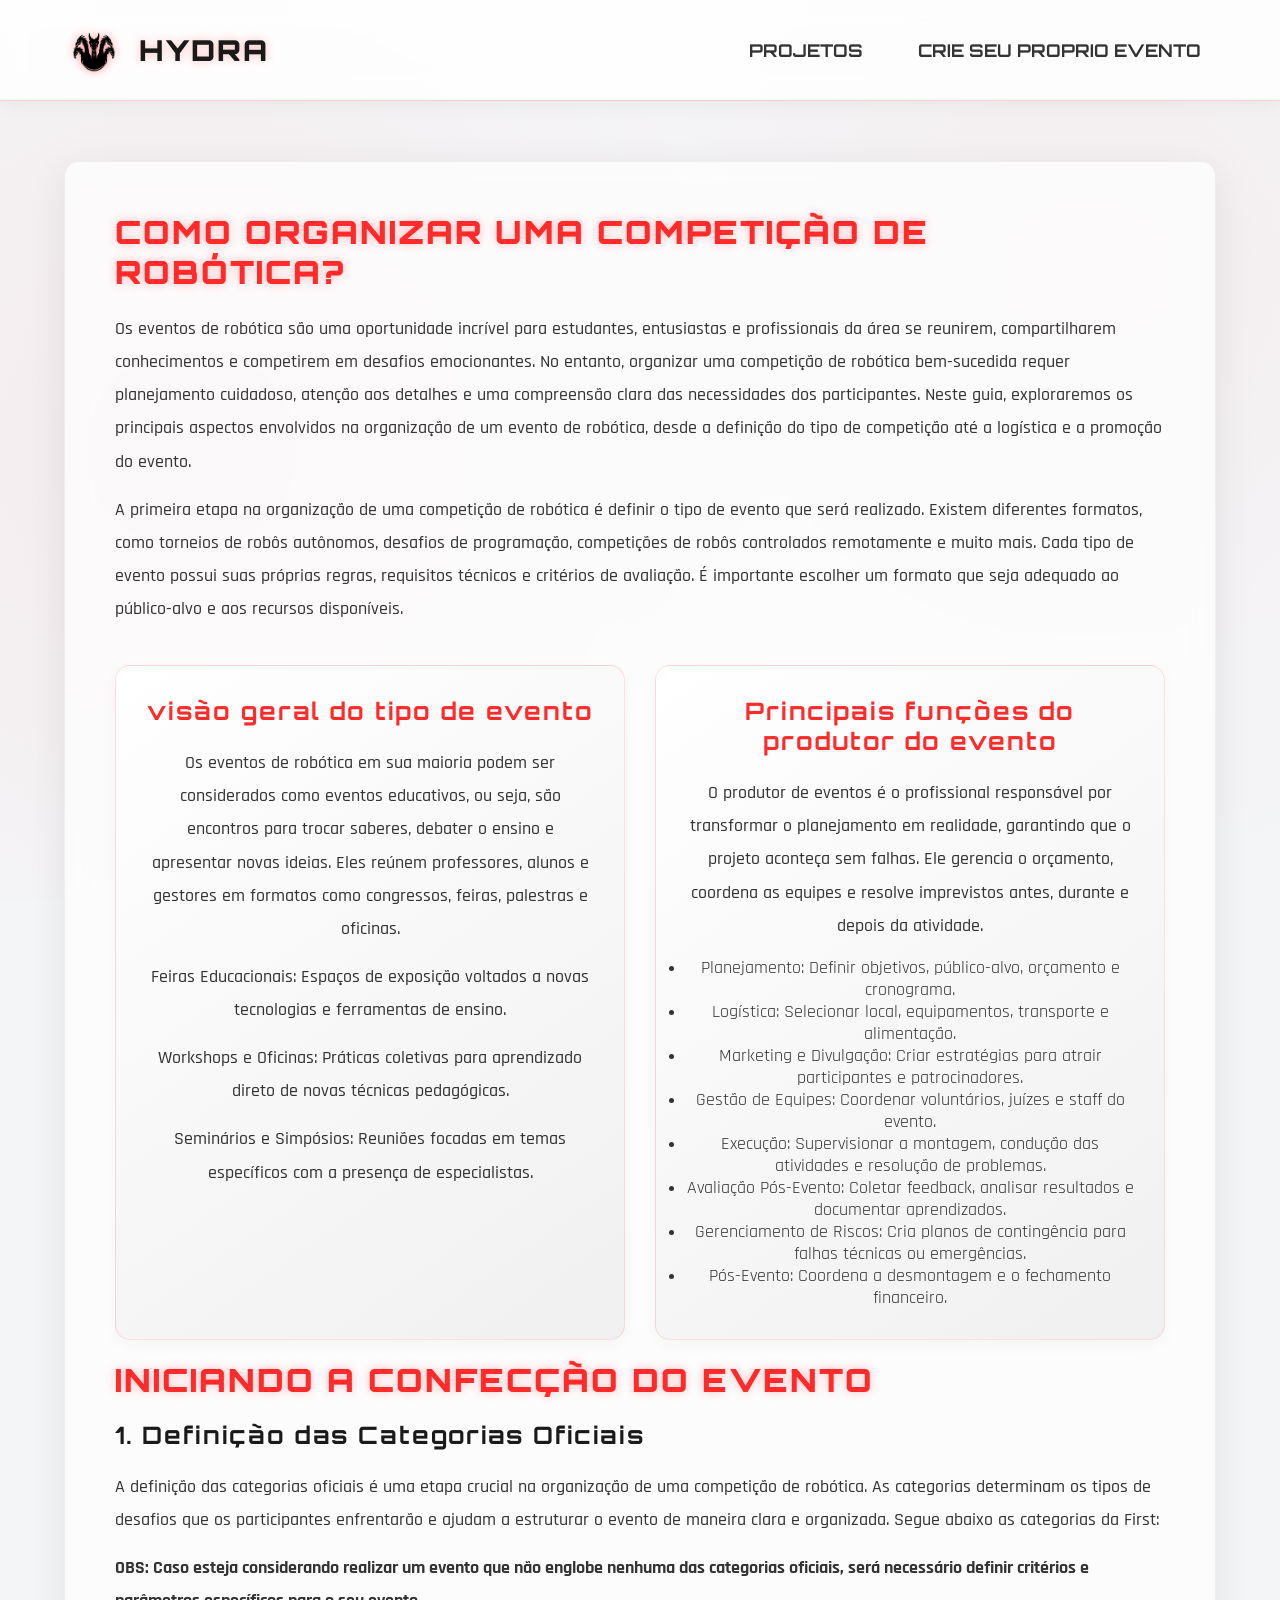
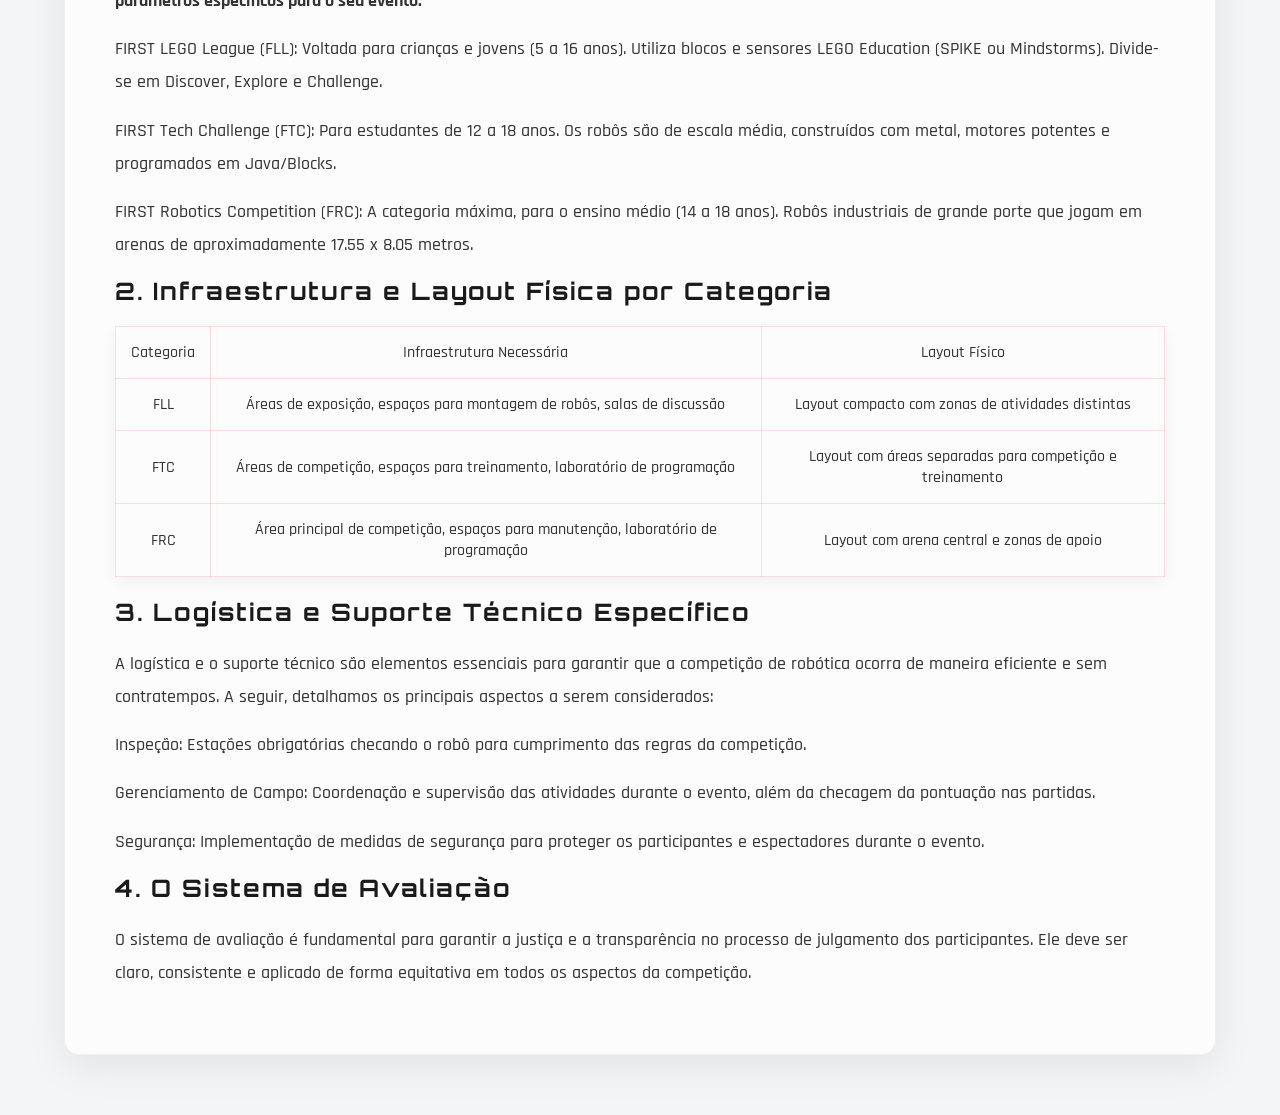
<file: index.html>
<!DOCTYPE html>
<html lang="pt-BR">
<head>
    <meta charset="UTF-8">
    <meta name="viewport" content="width=device-width, initial-scale=1.0">
    <link rel="stylesheet" href="style.css">
    <link rel="shortcut icon" href="287049938.png" type="image/x-icon">
    <title>Hydra Eventos - Início</title>
    <meta name="color-scheme" content="light dark">
</head>
<body>
    
    <header>
        <div class="logo">
            <img src="hydra_logo_transparente.png" alt="Logo Hydra">
            <h1 class="vilan">HYDRA</h1>
        </div>
        <nav>
            <a href="Projetos.html">Projetos</a>
            <a href="AssistenteIA.html">Crie seu proprio evento</a>
        </nav>
    </header>

       <main>
  
        <h1 class="vilan"> Como Organizar uma competição de robótica?</h1>
           
            <p>
             Os eventos de robótica são uma oportunidade incrível para estudantes, entusiastas e profissionais da área se reunirem, compartilharem conhecimentos e competirem em desafios emocionantes. No entanto, organizar uma competição de robótica bem-sucedida requer planejamento cuidadoso, atenção aos detalhes e uma compreensão clara das necessidades dos participantes. Neste guia, exploraremos os principais aspectos envolvidos na organização de um evento de robótica, desde a definição do tipo de competição até a logística e a promoção do evento.
            </p>

            <p>
                A primeira etapa na organização de uma competição de robótica é definir o tipo de evento que será realizado. Existem diferentes formatos, como torneios de robôs autônomos, desafios de programação, competições de robôs controlados remotamente e muito mais. Cada tipo de evento possui suas próprias regras, requisitos técnicos e critérios de avaliação. É importante escolher um formato que seja adequado ao público-alvo e aos recursos disponíveis.
            </p>
          <div class="cards">

            <div class="card">
                <h1>visão geral do tipo de evento</h1>
                <p> Os eventos de robótica em sua maioria podem ser considerados como eventos educativos, ou seja, são encontros para trocar saberes, debater o ensino e apresentar novas ideias. Eles reúnem professores, alunos e gestores em formatos como congressos, feiras, palestras e oficinas.</p>
                
                <p>Feiras Educacionais: Espaços de exposição voltados a novas tecnologias e ferramentas de ensino.</p>

                <p>Workshops e Oficinas: Práticas coletivas para aprendizado direto de novas técnicas pedagógicas.</p>

                <p>Seminários e Simpósios: Reuniões focadas em temas específicos com a presença de especialistas.</p>
                <!-- <nav><a href=""> Saiba mais</a></nav> -->
            </div>  
            <div class="card"> 
                <h1>Principais funções do produtor do evento</h1>
                <p>  O produtor de eventos é o profissional responsável por transformar o planejamento em realidade, garantindo que o projeto aconteça sem falhas. Ele gerencia o orçamento, coordena as equipes e resolve imprevistos antes, durante e depois da atividade. </p>

                <ul style="font-size: 1.1em;">
                    <li>Planejamento: Definir objetivos, público-alvo, orçamento e cronograma.</li>
                    <li>Logística: Selecionar local, equipamentos, transporte e alimentação.</li>
                    <li>Marketing e Divulgação: Criar estratégias para atrair participantes e patrocinadores.</li>
                    <li>Gestão de Equipes: Coordenar voluntários, juízes e staff do evento.</li>
                    <li>Execução: Supervisionar a montagem, condução das atividades e resolução de problemas.</li>
                    <li>Avaliação Pós-Evento: Coletar feedback, analisar resultados e documentar aprendizados.</li>
                    <li> Gerenciamento de Riscos: Cria planos de contingência para falhas técnicas ou emergências.</li>
                    <li>Pós-Evento: Coordena a desmontagem e o fechamento financeiro.</li>
                </ul>
                <!-- <nav><a href="">Saiba mais</a></nav> -->
            </div>

            <!-- <div class="card">
                <h1></h1>
                <p> </p> -->
                <!-- <nav><a href="">Saiba mais</a></nav> -->
            <!-- </div> -->
          </div>

          <h1 class="vilan" style="margin-top: 20px ;"> Iniciando a confecção do evento</h1>

          <h2> 1. Definição das Categorias Oficiais</h2>
            <p> A definição das categorias oficiais é uma etapa crucial na organização de uma competição de robótica. As categorias determinam os tipos de desafios que os participantes enfrentarão e ajudam a estruturar o evento de maneira clara e organizada. Segue abaixo as categorias da First:</p>

            <p> <Strong>OBS: Caso esteja considerando realizar um evento que não englobe nenhuma das categorias oficiais, será necessário definir critérios e parâmetros específicos para o seu evento.</Strong></p>

            <p> FIRST LEGO League (FLL): Voltada para crianças e jovens (5 a 16 anos). Utiliza blocos e sensores LEGO Education (SPIKE ou Mindstorms). Divide-se em Discover, Explore e Challenge. </p>

            <p> FIRST Tech Challenge (FTC): Para estudantes de 12 a 18 anos. Os robôs são de escala média, construídos com metal, motores potentes e programados em Java/Blocks.</p>

            <p> FIRST Robotics Competition (FRC): A categoria máxima, para o ensino médio (14 a 18 anos). Robôs industriais de grande porte que jogam em arenas de aproximadamente 17.55 x 8.05 metros.</p>
          
          <h2> 2. Infraestrutura e Layout Física por Categoria </h2>

           <table>
             <tr>
               <th>Categoria</th>
               <th>Infraestrutura Necessária</th>
               <th>Layout Físico</th>
             </tr>
             <tr>
               <td>FLL</td>
               <td>Áreas de exposição, espaços para montagem de robôs, salas de discussão</td>
               <td>Layout compacto com zonas de atividades distintas</td>
             </tr>
             <tr>
               <td>FTC</td>
               <td>Áreas de competição, espaços para treinamento, laboratório de programação</td>
               <td>Layout com áreas separadas para competição e treinamento</td>
             </tr>
             <tr>
               <td>FRC</td>
               <td>Área principal de competição, espaços para manutenção, laboratório de programação</td>
               <td>Layout com arena central e zonas de apoio</td>
             </tr>
           </table>

          <h2 style="margin-top: 20px;"> 3. Logística e Suporte Técnico Específico </h2>

            <p> A logística e o suporte técnico são elementos essenciais para garantir que a competição de robótica ocorra de maneira eficiente e sem contratempos. A seguir, detalhamos os principais aspectos a serem considerados:</p>

            <p> Inspeção: Estações obrigatórias checando o robô para cumprimento das regras da competição. </p>

            <p> Gerenciamento de Campo: Coordenação e supervisão das atividades durante o evento, além da checagem da pontuação nas partidas. </p>
            
            <p> Segurança: Implementação de medidas de segurança para proteger os participantes e espectadores durante o evento.</p>
           
            <h2> 4. O Sistema de Avaliação </h2>

            <p> O sistema de avaliação é fundamental para garantir a justiça e a transparência no processo de julgamento dos participantes. Ele deve ser claro, consistente e aplicado de forma equitativa em todos os aspectos da competição. </p>

            <p> </p>

       </main>

    </body>
    </html>
</file>
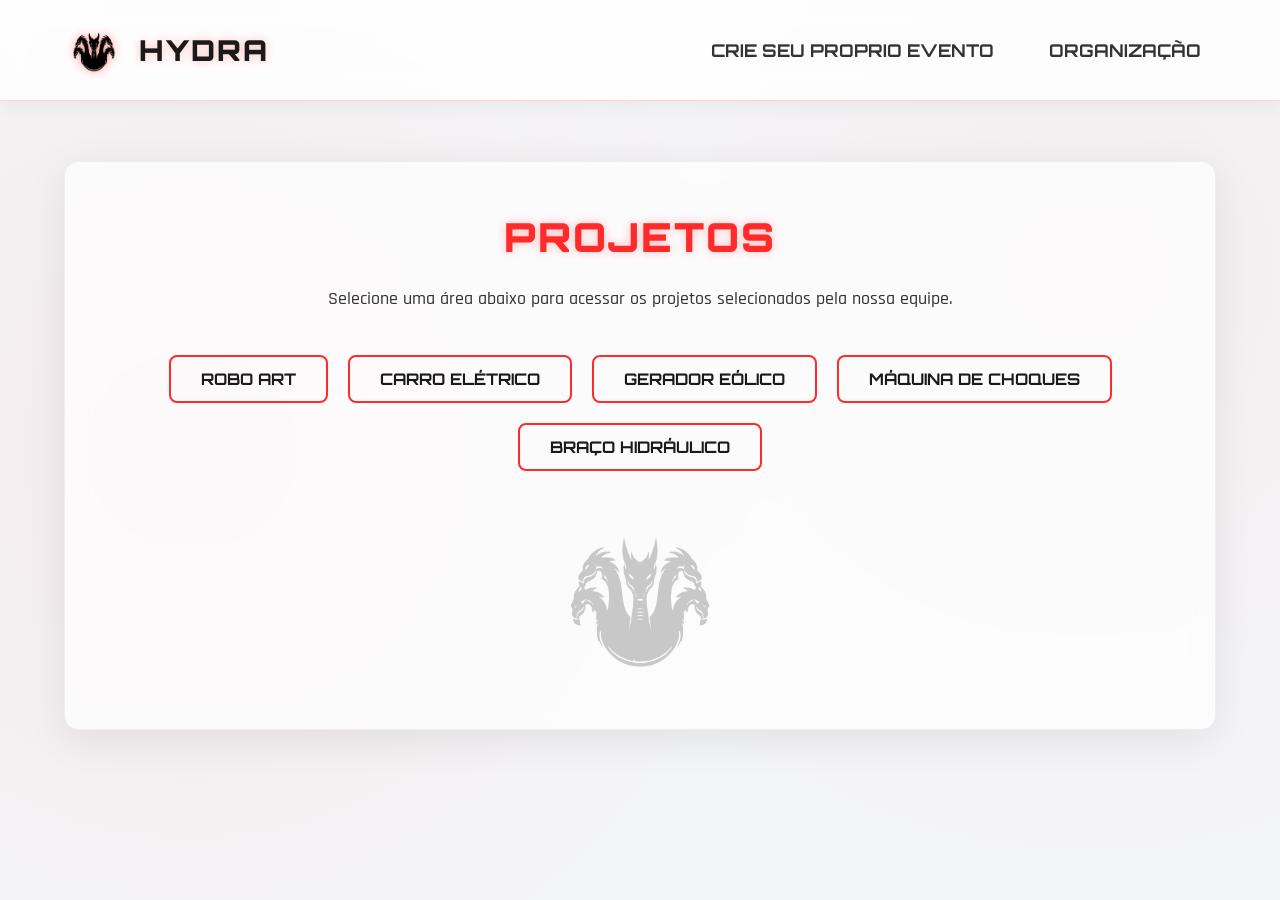
<file: Projetos.html>
<!DOCTYPE html>
<html lang="pt-BR">
<head>
    <meta charset="UTF-8">
    <meta name="viewport" content="width=device-width, initial-scale=1.0">
    <link rel="stylesheet" href="style.css">
    <link rel="shortcut icon" href="287049938.png" type="image/x-icon">
    <title>Projetos - Hydra</title>      
    <meta name="color-scheme" content="light dark">    
</head>
<body>
    
    <header>
        <div class="logo">
            <img src="hydra_logo_transparente.png" alt="Logo Hydra">
            <h1 class="vilan">HYDRA</h1>
        </div>
        <nav>
            <a href="AssistenteIA.html">Crie seu proprio evento</a>
            <a href="index.html">Organização</a>
        </nav>
    </header>

    <main>
        <h1 class="vilan" style="text-align: center; font-size: 2.5rem;">Projetos</h1>
        <p style="text-align: center;">Selecione uma área abaixo para acessar os projetos selecionados pela nossa equipe.</p>

        <div class="menu-cursos">
            <button id="btn-RoboArt" onclick="mostrar('RoboArt', this)">Robo Art</button>
            <button id="btn-CarrinhoEletrico" onclick="mostrar('CarrinhoEletrico', this)">Carro Elétrico</button>
            <button id="btn-geradorEolico" onclick="mostrar('geradorEolico', this)">Gerador Eólico</button>
            <button id="btn-Maquina de choques" onclick="mostrar('Maquina de choques', this)">Máquina de Choques</button>
            <button id = "btn-BraçoHidraulico" onclick="mostrar('BraçoHidraulico', this)">Braço Hidráulico</button>
        </div>

        <div id="inicio" style="text-align: center; margin-top: 50px;">
            <img src="hydra_logo_transparente.png" alt="Hydra" style="width: 200px; opacity: 0.2; filter: grayscale(100%);">
        </div>

        <div id="conteudo" style="display: none;"></div>
    </main>
    
    <script>
    function mostrar(area, elementoClicado) {
        document.getElementById("inicio").style.display = "none";

        const botoes = document.querySelectorAll('.menu-cursos button');
        botoes.forEach(btn => btn.classList.remove('ativo'));

        elementoClicado.classList.add('ativo');

        const conteudo = document.getElementById("conteudo");
        conteudo.style.display = "block";

        if (area === "RoboArt") {
            conteudo.innerHTML = `
             <h2 class="vilan">RoboArt </h2>
            <p>Aprenda a criar um robô que realiza artes abstratas</p>
            <div style="position: relative; padding-bottom: 56.25%; height: 0; overflow: hidden; max-width: 100%; margin-top: 20px; border-radius: 10px; border: 1px solid #ff2a2a;">
                <iframe style="position: absolute; top: 0; left: 0; width: 100%; height: 100%;" 
                    src="https://www.youtube.com/embed/J0UfPM6qJ24" 
                    title="Vídeo RoboArt"
                    frameborder="0"
                    allow="accelerometer; autoplay; clipboard-write; encrypted-media; gyroscope; picture-in-picture"
                    allowfullscreen>
                </iframe>
            </div>

            <h2 class="vilan" style="margin-top: 30px;">Materiais necessários</h2>
            <p>Para construir o robô, você precisará dos seguintes materiais:</p>
            <ul>
                <li>1x Bateria 9V</li>
                <li>1x Interruptor </li>
                <li>+3x Canetas (ou marcador)</li>
                <li>3x palitos de picolé</li>
                <li>Fios</li>
                <li>Cola quente</li>
                <li>1x Motor DC</li>
                <li>1x Base para o robô ( no video é utilizado uma base de kinder ovo)</li>
                <li> 1x hélices de plastico </li>
            </ul>
            `;
        }
        else if (area === "CarrinhoEletrico") {
            conteudo.innerHTML = `
                <h2 class="vilan">Carrinho Elétrico</h2>
                <p>Aprenda a fazer um carro elétrico com materiais recicláveis.</p>
              <div style="position: relative; padding-bottom: 56.25%; height: 0; overflow: hidden; max-width: 100%; margin-top: 20px; border-radius: 10px; border: 1px solid #ff2a2a;">
                <iframe style="position: absolute; top: 0; left: 0; width: 100%; height: 100%;" 
                    src="https://www.youtube.com/embed/QvdzUbGwnvA?si=XRue1Mdmj1ot5gf9" 
                    title="Vídeo Carro Elétrico"
                    frameborder="0"
                    allow="accelerometer; autoplay; clipboard-write; encrypted-media; gyroscope; picture-in-picture"
                    allowfullscreen>
                </iframe>
            </div>

            <h2 class="vilan" style="margin-top: 30px;">Materiais necessários</h2>
            <p>Para construir o robô, você precisará dos seguintes materiais:</p>
            <ul>
                <li>Papelão</li>
                <li>8 tampinhas de garrafa pet</li>
                <li>1 espeto de churrasco</li>
                <li>1 canudo de papel</li>
                <li>1 polia, 1 liga e um Motor DC de drive de DVD</li>
                <li>1 interruptor</li>
                <li>1 bateria 9v</li>
                <li>1 adaptador de bateria 9V</li>
                <li>Fita isolante</li>
            </ul>
                
            `;
        }
        else if (area === "geradorEolico") {
            conteudo.innerHTML = `
                <h2 class="vilan">Gerador Eólico</h2>
                <p>Aprenda a criar um mini gerador eólico em casa.</p>
               <div style="position: relative; padding-bottom: 56.25%; height: 0; overflow: hidden; max-width: 100%; margin-top: 20px; border-radius: 10px; border: 1px solid #ff2a2a;">
                <iframe style="position: absolute; top: 0; left: 0; width: 100%; height: 100%;" 
                    src="https://www.youtube.com/embed/VKFpp1oljps?si=DM3lGZV7Ty-QXq0n" 
                    title="Vídeo Gerador Eólico"
                    frameborder="0"
                    allow="accelerometer; autoplay; clipboard-write; encrypted-media; gyroscope; picture-in-picture"
                    allowfullscreen>
                </iframe>
            </div>
              <h2 class="vilan" style="margin-top: 30px;">Materiais necessários</h2>
            <p>Para construir o robô, você precisará dos seguintes materiais:</p>
            <ul>
                <li>1x Motor DC</li>
                <li>1x hélice (pode ser feito com lâminas de plástico)</li>
                <li>1x Bateria 9V</li>
                <li>1x Interruptor</li>
                <li>Fios</li>
                <li>Cola quente</li>
                <li>1x Base para o gerador (pode ser feito com papelão ou madeira)</li>
                <li>1x Suporte para o motor (pode ser feito com papelão,madeira ou tubo de PVC)</li>
                <li> 1x led (para indicar que o gerador está funcionando)</li>
            </ul>
            `;
        } else if (area === "Maquina de choques") {
            conteudo.innerHTML = `
                <h2 class="vilan">Máquina de Choques</h2>
                <p>Aprenda a construir uma máquina de choques com materiais recicláveis.</p>
               <div style="position: relative; padding-bottom: 56.25%; height: 0; overflow: hidden; max-width: 100%; margin-top: 20px; border-radius: 10px; border: 1px solid #ff2a2a;">
                <iframe style="position: absolute; top: 0; left: 0; width: 100%; height: 100%;" 
                    src="https://www.youtube.com/embed/Lxe4FAI-g6s?si=2G-iV9lCMCFKvyOx" 
                    title="Vídeo Máquina de Choques"
                    frameborder="0"
                    allow="accelerometer; autoplay; clipboard-write; encrypted-media; gyroscope; picture-in-picture"
                    allowfullscreen>
                </iframe>
            </div>
              <h2 class="vilan" style="margin-top: 30px;">Materiais necessários</h2>
            <p>Para construir o robô, você precisará dos seguintes materiais:</p>
            <ul>
                <li>1x pote com tampa</li>
                <li>1x arame e prego</li>
                <li>1x bolinha de pingue-pongue/de desodorante ou de papel alumínio</li>
                <li>1x papel alumínio </li>
                <li>Fios</li>
                <li>fita adesiva</li>
                <li>fita isolante</li>
                <li> martelo </li>
                <li>1x balão </li>
            </ul>
            `;
        } else if (area === "BraçoHidraulico") {
            conteudo.innerHTML = `
                <h2 class="vilan">Braço Hidráulico</h2>
                <p>Aprenda a construir um braço hidráulico com materiais recicláveis.</p>
               <div style="position: relative; padding-bottom: 56.25%; height: 0; overflow: hidden; max-width: 100%; margin-top: 20px; border-radius: 10px; border: 1px solid #ff2a2a;">
                <iframe style="position: absolute; top: 0; left: 0; width: 100%; height: 100%;" 
                    src="https://www.youtube.com/embed/P2r9U4wkjcc?si=E-21KnNMJ0CHCObF" 
                    title="Vídeo Braço Hidráulico"
                    frameborder="0"
                    allow="accelerometer; autoplay; clipboard-write; encrypted-media; gyroscope; picture-in-picture"
                    allowfullscreen>
                </iframe>
            </div>
              <h2 class="vilan" style="margin-top: 30px;">Materiais necessários</h2>
            <p>Para construir o braço robótico, você precisará dos seguintes materiais:</p>
            <ul>
            <li>papelão</li>
            <li>8x seringas com êmbolo de borracha</li>
            <li>bateria antiga</li>
            <li>4x canos</li>
            <li>palitos de picolé</li>
            <li>cola</li>
            <li>água</li>
            </ul>
            `;
        }
    }
    </script>
</body>
</html>
</file>
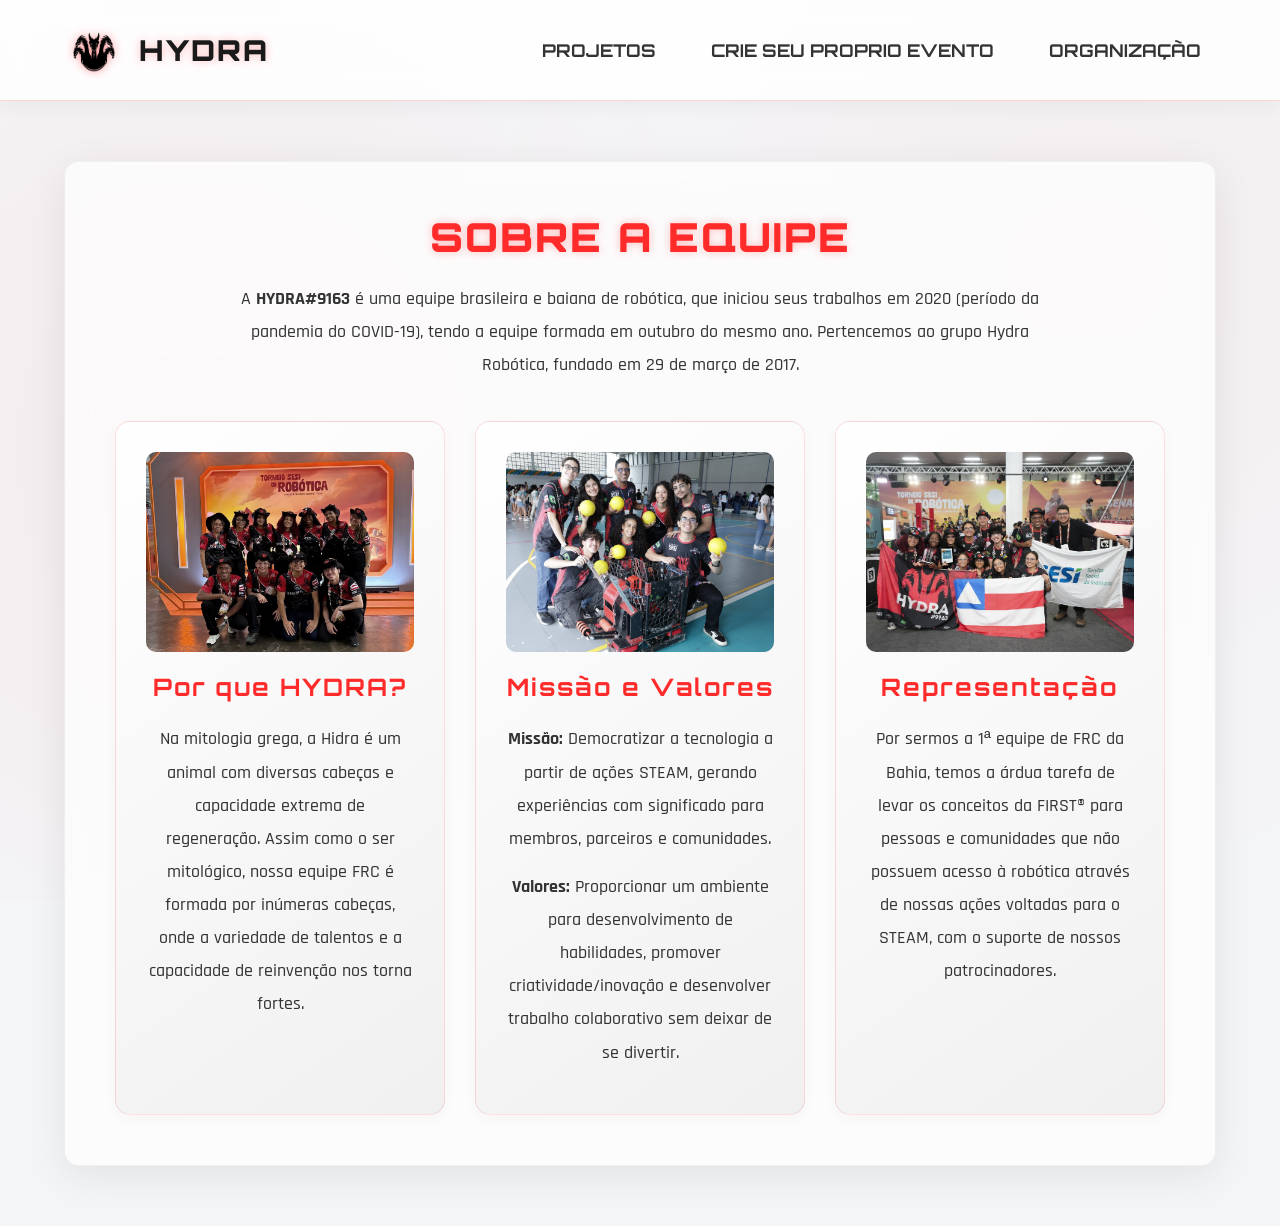
<file: SobreNos.html>
<!DOCTYPE html>
<html lang="pt-BR">
<head>
    <meta charset="UTF-8">
    <meta name="viewport" content="width=device-width, initial-scale=1.0">
    <link rel="stylesheet" href="style.css">
    <link rel="shortcut icon" href="287049938.png" type="image/x-icon">
    <title>Sobre Nós - Hydra</title>
    <meta name="color-scheme" content="light dark">
</head>
<body>

    <header>
        <div class="logo">
            <img src="hydra_logo_transparente.png" alt="Logo Hydra">
            <h1 class="vilan">HYDRA</h1>
        </div>
        <nav>
            <a href="Projetos.html">Projetos</a>
            <a href="AssistenteIA.html">Crie seu proprio evento</a>
            <a href="index.html">Organização</a>
        </nav>
    </header>

    <main>
        <h1 class="vilan" style="text-align: center; font-size: 2.5rem;">Sobre a Equipe</h1>
        <p style="text-align: center; max-width: 800px; margin: 0 auto 40px auto;">
            A <strong>HYDRA#9163</strong> é uma equipe brasileira e baiana de robótica, que iniciou seus trabalhos em 2020 (período da pandemia do COVID-19), tendo a equipe formada em outubro do mesmo ano. Pertencemos ao grupo Hydra Robótica, fundado em 29 de março de 2017.
        </p>

        <div class="cards">
            
            <div class="card"> 
                <img src="Representação.jpeg" alt="Símbolo da Hidra">
                <h1>Por que HYDRA?</h1>
                <p>Na mitologia grega, a Hidra é um animal com diversas cabeças e capacidade extrema de regeneração. Assim como o ser mitológico, nossa equipe FRC é formada por inúmeras cabeças, onde a variedade de talentos e a capacidade de reinvenção nos torna fortes.</p>
            </div>

            <div class="card"> 
                <img src="Missões.jpeg" alt="Nossa Missão">
                <h1>Missão e Valores</h1>
                <p><strong>Missão:</strong> Democratizar a tecnologia a partir de ações STEAM, gerando experiências com significado para membros, parceiros e comunidades.</p>
                <p><strong>Valores:</strong> Proporcionar um ambiente para desenvolvimento de habilidades, promover criatividade/inovação e desenvolver trabalho colaborativo sem deixar de se divertir.</p>
            </div>

            <div class="card"> 
                <img src="VIsão.jpeg" alt="Nossa Visão">
                <h1>Representação</h1>
                <p>Por sermos a 1ª equipe de FRC da Bahia, temos a árdua tarefa de levar os conceitos da FIRST® para pessoas e comunidades que não possuem acesso à robótica através de nossas ações voltadas para o STEAM, com o suporte de nossos patrocinadores.</p>
            </div>

        </div>
    </main>
    
</body>
</html>
</file>
<file: style.css>
@import url('https://fonts.googleapis.com/css2?family=Orbitron:wght@400;700;900&family=Rajdhani:wght@300;500;700&display=swap');

* {
    margin: 0;
    padding: 0;
    box-sizing: border-box;
}

body {
    background-color: #f4f5f7;
    background-image: 
        radial-gradient(circle at 15% 50%, rgba(255, 42, 42, 0.05) 0%, transparent 50%),
        radial-gradient(circle at 85% 30%, rgba(255, 42, 42, 0.03) 0%, transparent 50%);
    background-size: cover;
    background-attachment: fixed;
    font-family: "Rajdhani", sans-serif;
    color: #333333;
    overflow-x: hidden;
    min-height: 100vh;
}

h1, h2, h3 {
    font-family: "Orbitron", sans-serif;
    color: #1a1a1a;
    margin-bottom: 20px;
    letter-spacing: 2px;
}

.vilan {
    color: #ff2a2a;
    font-weight: 900;
    text-transform: uppercase;
    text-shadow: 0 0 10px rgba(255, 42, 42, 0.3); 
}

p {
    line-height: 1.8;
    font-size: 1.15rem;
    font-weight: 500; 
    margin-bottom: 15px;
}

header {
    position: sticky;
    top: 0;
    z-index: 1000;
    display: flex;
    justify-content: space-between;
    align-items: center;
    padding: 20px 5%;
    background: rgba(255, 255, 255, 0.85); 
    backdrop-filter: blur(15px);
    border-bottom: 1px solid rgba(255, 42, 42, 0.2);
    box-shadow: 0 4px 20px rgba(0, 0, 0, 0.05); 
}

.logo {
    display: flex;
    align-items: center;
    gap: 15px;
}

.logo img {
    width: 60px;
    height: 60px;
    object-fit: contain;
    filter: drop-shadow(0 0 5px rgba(255, 42, 42, 0.5));
}

.logo h1 {
    margin: 0;
    font-size: 1.8rem;
    color: #1a1a1a;
}

nav {
    display: flex;
    gap: 25px;
}

nav a {
    text-decoration: none;
    color: #333333;
    font-size: 1.1rem;
    font-family: "Orbitron", sans-serif;
    font-weight: 700;
    text-transform: uppercase;
    position: relative;
    padding: 8px 15px;
    transition: 0.3s ease;
}

nav a::after {
    content: '';
    position: absolute;
    bottom: 0;
    left: 0;
    width: 0%;
    height: 2px;
    background-color: #ff2a2a;
    transition: 0.3s ease;
    box-shadow: 0 0 8px rgba(255, 42, 42, 0.6);
}

nav a:hover {
    color: #ff2a2a;
}

nav a:hover::after {
    width: 100%;
}

main {
    width: min(1200px, 90%);
    margin: 60px auto;
    padding: 50px;
    border-radius: 15px;
    background: rgba(255, 255, 255, 0.7);
    backdrop-filter: blur(10px);
    border: 1px solid rgba(0, 0, 0, 0.05);
    box-shadow: 0 10px 40px rgba(0, 0, 0, 0.08);
    animation: fadeIn 1s ease-in-out;
}

table{
    width: 100%;
    border-collapse: collapse;
    margin-top: 20px;
    box-shadow: 0 5px 15px rgba(0, 0, 0, 0.05);
}

td, th {
    border: 1px solid rgba(255, 42, 42, 0.15);
    padding: 15px;
    text-align: center;
    font-family: "Rajdhani", sans-serif;
    font-weight: 500;
}
.cards {
    display: grid;
    grid-template-columns: repeat(auto-fit, minmax(300px, 1fr));
    gap: 30px;
    margin-top: 40px;
}

.card {
    padding: 30px;
    border-radius: 15px;
    background: linear-gradient(145deg, #ffffff, #f0f0f0);
    border: 1px solid rgba(255, 42, 42, 0.15);
    transition: all 0.4s ease;
    display: flex;
    flex-direction: column;
    align-items: center;
    text-align: center;
    box-shadow: 0 5px 15px rgba(0, 0, 0, 0.03);
}

.card:hover {
    transform: translateY(-10px);
    border-color: rgba(255, 42, 42, 0.5);
    box-shadow: 0 15px 30px rgba(255, 42, 42, 0.1), 0 0 15px rgba(255, 42, 42, 0.05) inset;
}

.card img {
    width: 100%;
    height: 200px;
    object-fit: cover;
    border-radius: 10px;
    margin-bottom: 20px;
    transition: 0.4s;
    filter: grayscale(20%); 
}

.card:hover img {
    filter: grayscale(0%);
    transform: scale(1.03);
}

.card h1 {
    font-size: 1.5rem;
    color: #ff2a2a;
}

.menu-cursos {
    display: flex;
    justify-content: center;
    flex-wrap: wrap;
    gap: 20px;
    margin: 40px 0;
}

.menu-cursos button {
    padding: 12px 30px;
    font-family: "Orbitron", sans-serif;
    font-size: 1rem;
    font-weight: 700;
    color: #1a1a1a; 
    background: transparent;
    border: 2px solid #ff2a2a;
    border-radius: 8px;
    cursor: pointer;
    transition: all 0.3s ease;
    text-transform: uppercase;
}

.menu-cursos button:hover, .menu-cursos button.ativo {
    background: #ff2a2a;
    color: #ffffff;
    box-shadow: 0 0 15px rgba(255, 42, 42, 0.4);
    transform: translateY(-3px);
}

#conteudo {
    margin-top: 30px;
    background: rgba(255, 255, 255, 0.9); 
    padding: 40px;
    border-radius: 15px;
    border: 1px solid rgba(255, 42, 42, 0.15);
    animation: fadeIn 0.5s ease;
    text-align: center;
    box-shadow: 0 5px 20px rgba(0, 0, 0, 0.05);
}

#conteudo img {
    max-width: 100%;
    border-radius: 10px;
    margin: 20px 0;
    box-shadow: 0 5px 15px rgba(0, 0, 0, 0.1);
}

::-webkit-scrollbar {
    width: 10px;
}
::-webkit-scrollbar-track {
    background: #e6e6e6;
}
::-webkit-scrollbar-thumb {
    background: linear-gradient(90deg, white,#ff6666, red); 
    border-radius: 10px;
}
::-webkit-scrollbar-thumb:hover {
    background: #ff2a2a;
}

@keyframes fadeIn {
    from { opacity: 0; transform: translateY(20px); }
    to { opacity: 1; transform: translateY(0); }
}

/* ================= MODO DARK AUTOMÁTICO PELO NAVEGADOR ================= */

@media (prefers-color-scheme: dark) {
    body {
        background-color: #0d0e12;
        background-image: 
            radial-gradient(circle at 15% 50%, rgba(255, 42, 42, 0.12) 0%, transparent 50%),
            radial-gradient(circle at 85% 30%, rgba(255, 42, 42, 0.08) 0%, transparent 50%);
        color: #e0e0e0;
    }

    h1, 
    h2, 
    h3,
    .logo h1 {
        color: #ffffff;
    }

    .vilan {
        text-shadow: 0 0 12px rgba(255, 42, 42, 0.6);
    }

    header {
        background: rgba(15, 16, 21, 0.85);
        border-bottom: 1px solid rgba(255, 42, 42, 0.35);
        box-shadow: 0 4px 25px rgba(0, 0, 0, 0.5);
    }

    nav a {
        color: #e0e0e0;
    }

    nav a:hover {
        color: #ff2a2a;
    }

    main {
        background: rgba(20, 22, 29, 0.75);
        border: 1px solid rgba(255, 42, 42, 0.15);
        box-shadow: 0 10px 40px rgba(0, 0, 0, 0.6);
    }

    table {
        box-shadow: 0 5px 15px rgba(0, 0, 0, 0.4);
    }

    td, 
    th {
        border: 1px solid rgba(255, 42, 42, 0.25);
        color: #e0e0e0;
    }

    .card {
        background: linear-gradient(145deg, #181a22, #111218);
        border: 1px solid rgba(255, 42, 42, 0.2);
        box-shadow: 0 5px 15px rgba(0, 0, 0, 0.4);
    }

    .card:hover {
        border-color: rgba(255, 42, 42, 0.7);
        box-shadow: 0 15px 30px rgba(255, 42, 42, 0.2), 0 0 15px rgba(255, 42, 42, 0.1) inset;
    }

    .menu-cursos button {
        color: #ffffff;
    }

    #conteudo {
        background: rgba(22, 24, 32, 0.9);
        border: 1px solid rgba(255, 42, 42, 0.25);
        box-shadow: 0 5px 20px rgba(0, 0, 0, 0.5);
    }

    #conteudo img {
        box-shadow: 0 5px 15px rgba(0, 0, 0, 0.6);
    }

    ::-webkit-scrollbar-track {
        background: #121318;
    }

    ::-webkit-scrollbar-thumb {
        background: linear-gradient(90deg, #2a2a2a, #ff6666, #ff2a2a);
    }
}
</file>
